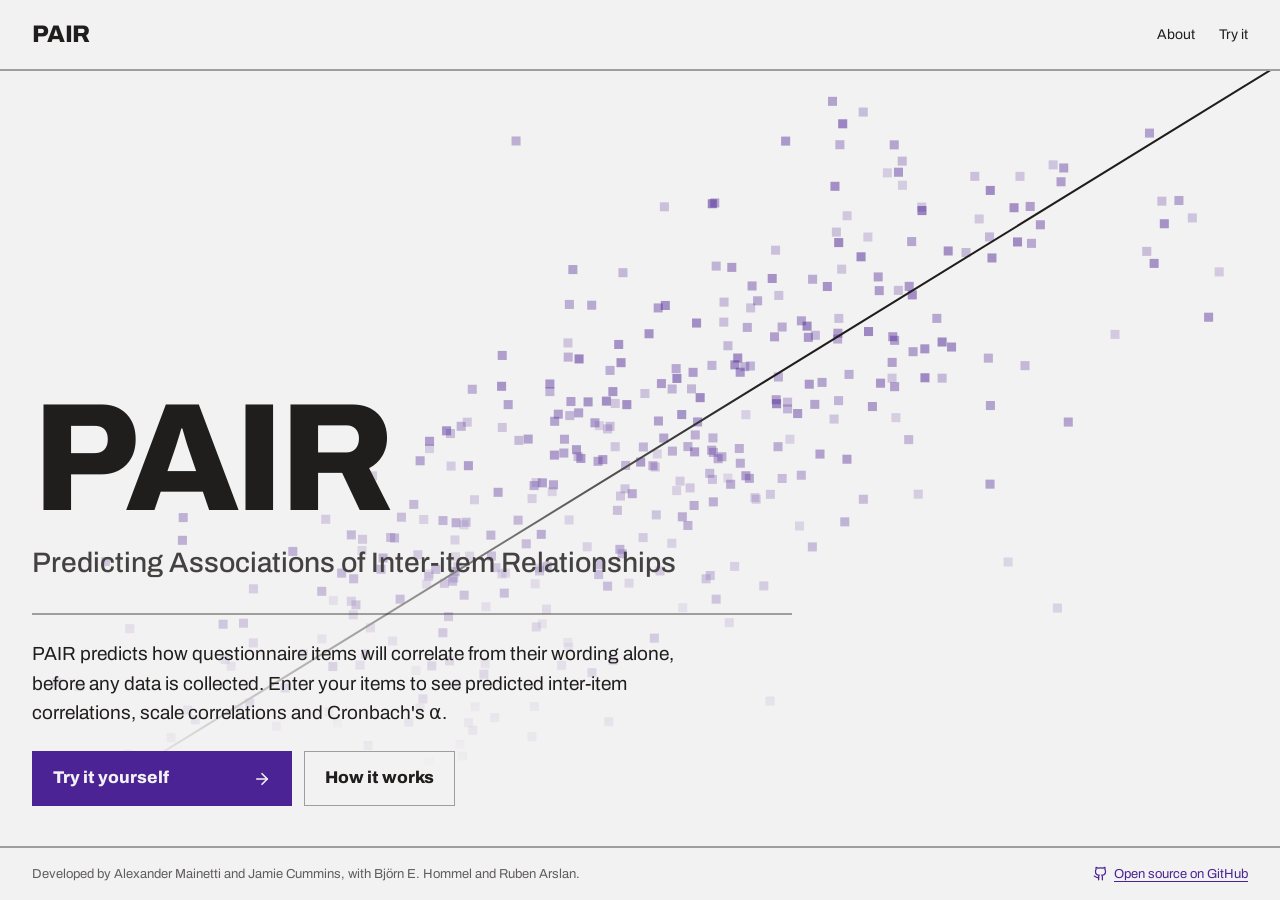
<file: frontend/index.html>
<!DOCTYPE html>
<html lang="en">
<head>
<meta charset="utf-8">
<meta name="viewport" content="width=device-width, initial-scale=1">
<title>PAIR</title>
<meta name="description" content="PAIR predicts how questionnaire items will correlate from their wording alone.">
<link rel="icon" type="image/svg+xml" href="favicon.svg">
<link rel="stylesheet" href="css/modernist.css">
<link rel="stylesheet" href="css/pair.css">
</head>
<body>
<div class="page">
  <header class="nav site-nav">
    <a href="./" class="nav-brand">PAIR</a>
    <span class="spacer"></span>
    <a href="about.html">About</a>
    <a href="inter-item.html">Try it</a>
  </header>

  <main class="home-main">
    <div class="home-scatter" aria-hidden="true">
      <svg id="scatter" viewBox="0 0 1000 600" preserveAspectRatio="xMidYMid slice"></svg>
    </div>
    <div class="home-content">
      <div class="home-title">
        <h1>PAIR</h1>
        <span class="home-subtitle">Predicting Associations of Inter-item Relationships</span>
      </div>
      <div class="home-intro">
        <p>PAIR predicts how questionnaire items will correlate from their wording alone, before any data is collected. Enter your items to see predicted inter-item correlations, scale correlations and Cronbach's α.</p>
        <div class="cta-row">
          <a href="inter-item.html" class="btn btn-primary btn-cta"><span>Try it yourself</span><svg width="18" height="18" viewBox="0 0 24 24" fill="none" stroke="currentColor" stroke-width="2.2" stroke-linecap="round" stroke-linejoin="round" aria-hidden="true"><path d="M5 12h14"/><path d="m12 5 7 7-7 7"/></svg></a>
          <a href="about.html" class="btn btn-secondary btn-cta">How it works</a>
        </div>
      </div>
    </div>
  </main>

  <footer class="site-footer">
    <span>Developed by Alexander Mainetti and Jamie Cummins, with Björn E. Hommel and Ruben Arslan.</span>
    <a href="https://github.com/lxmainetti/PAIR" class="icon-link"><svg width="15" height="15" viewBox="0 0 24 24" fill="none" stroke="currentColor" stroke-width="2" stroke-linecap="round" stroke-linejoin="round" aria-hidden="true"><path d="M15 22v-4a4.8 4.8 0 0 0-1-3.5c3 0 6-2 6-5.5.08-1.25-.27-2.48-1-3.5.28-1.15.28-2.35 0-3.5 0 0-1 0-3 1.5-2.64-.5-5.36-.5-8 0C6 2 5 2 5 2c-.3 1.15-.3 2.35 0 3.5A5.403 5.403 0 0 0 4 9c0 3.5 3 5.5 6 5.5-.39.49-.68 1.05-.85 1.65-.17.6-.22 1.23-.15 1.85v4"/><path d="M9 18c-4.51 2-5-2-7-2"/></svg>Open source on GitHub</a>
  </footer>
</div>

<script>
/* Background: ~400 points from a bivariate normal with r = .78 (deterministic seed) plus its regression line. */
(() => {
  const svg = document.getElementById('scatter');
  const NS = 'http://www.w3.org/2000/svg';
  const R = 0.78;
  let seed = 7;
  const rnd = () => { seed = (seed * 16807) % 2147483647; return seed / 2147483647; };
  const gauss = () => Math.sqrt(-2 * Math.log(rnd() || 1e-9)) * Math.cos(2 * Math.PI * rnd());
  const frag = document.createDocumentFragment();
  for (let k = 0; k < 420; k++) {
    const a = gauss(), b = R * a + Math.sqrt(1 - R * R) * gauss();
    const x = 500 + a * 190, y = 300 - b * 150;
    if (x < 0 || x > 1000 || y < 0 || y > 600) continue;
    const rect = document.createElementNS(NS, 'rect');
    rect.setAttribute('x', x.toFixed(1));
    rect.setAttribute('y', y.toFixed(1));
    rect.setAttribute('width', 7);
    rect.setAttribute('height', 7);
    rect.setAttribute('fill', 'var(--color-accent)');
    rect.setAttribute('fill-opacity', (0.18 + rnd() * 0.35).toFixed(2));
    frag.append(rect);
  }
  const slope = R * 150 / 190;
  const line = document.createElementNS(NS, 'line');
  Object.entries({ x1: 0, y1: 300 + 500 * slope, x2: 1000, y2: 300 - 500 * slope,
    stroke: 'var(--color-text)', 'stroke-width': 2, 'vector-effect': 'non-scaling-stroke' })
    .forEach(([k, v]) => line.setAttribute(k, v));
  frag.append(line);
  svg.append(frag);
})();
</script>
</body>
</html>
</file>
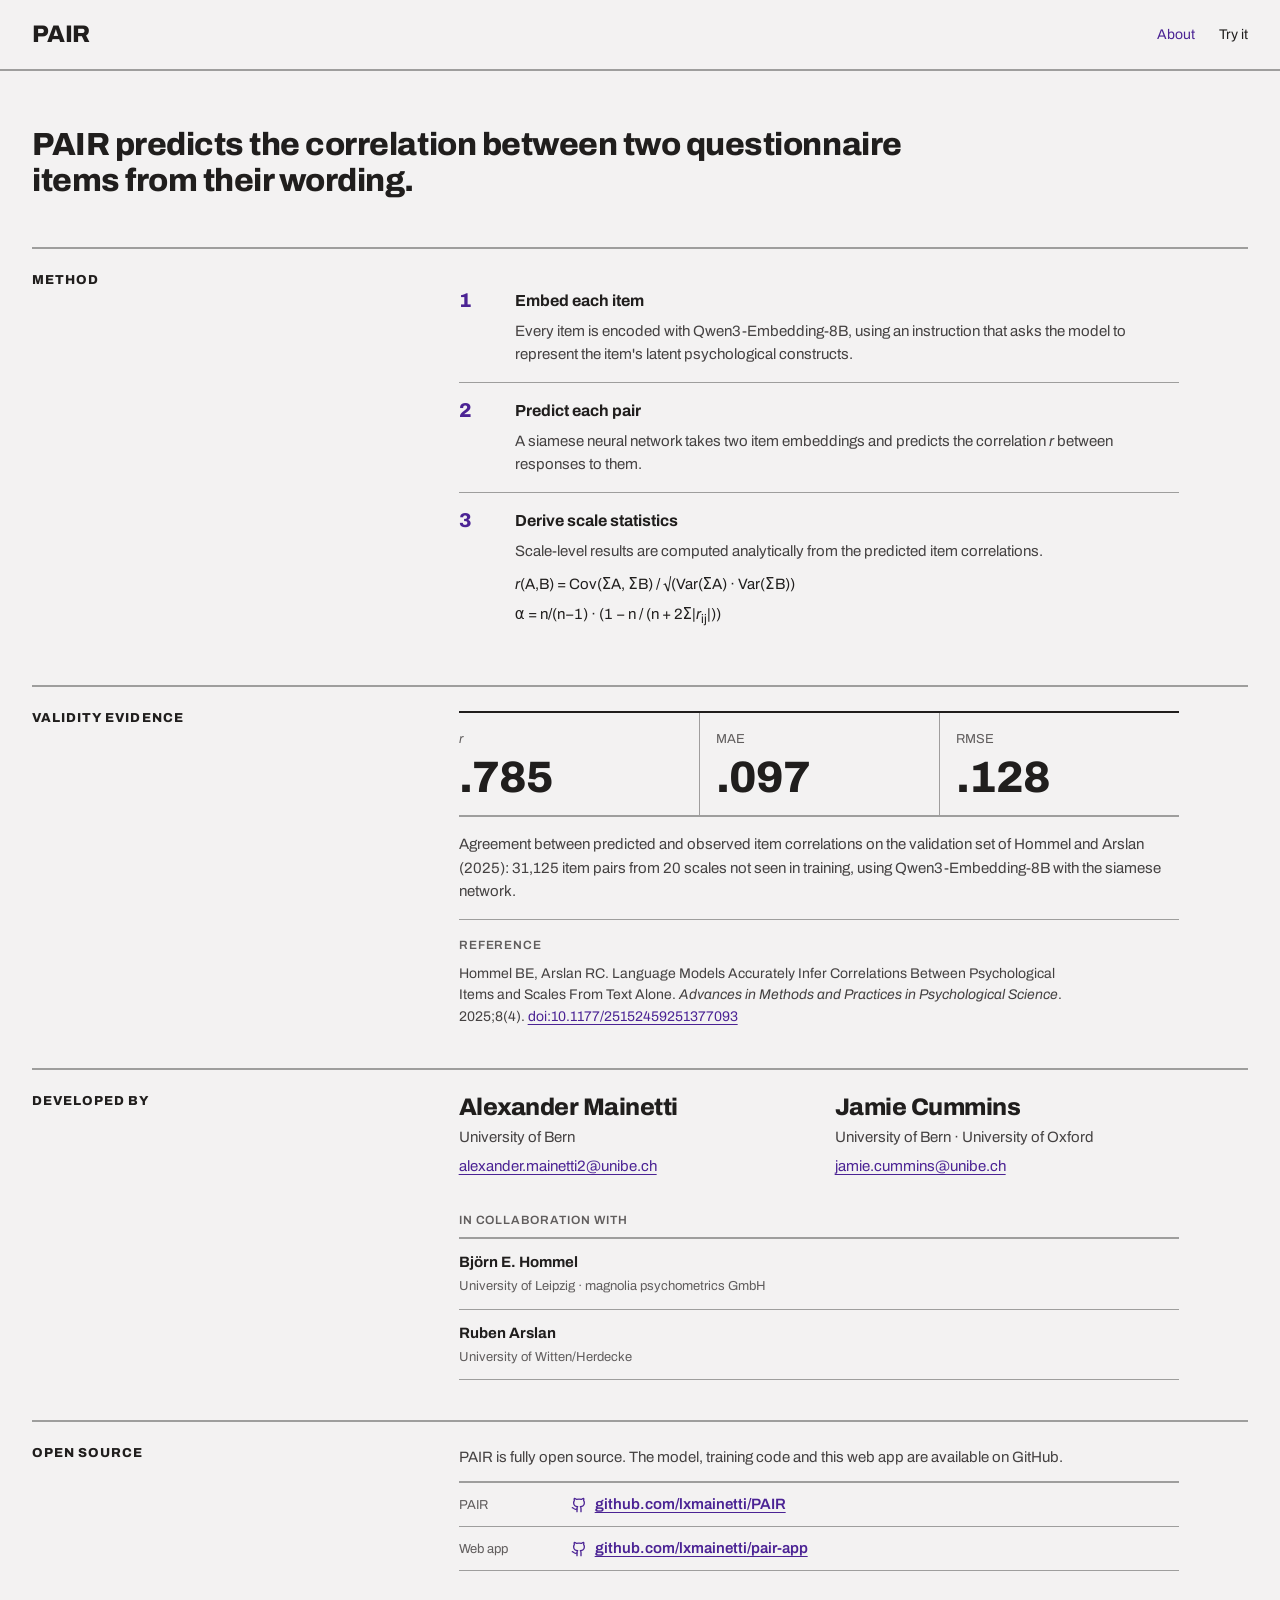
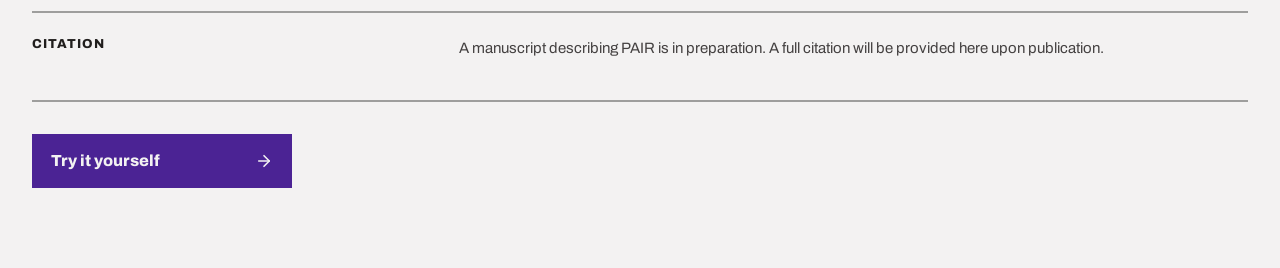
<file: frontend/about.html>
<!DOCTYPE html>
<html lang="en">
<head>
<meta charset="utf-8">
<meta name="viewport" content="width=device-width, initial-scale=1">
<title>About · PAIR</title>
<link rel="icon" type="image/svg+xml" href="favicon.svg">
<link rel="stylesheet" href="css/modernist.css">
<link rel="stylesheet" href="css/pair.css">
</head>
<body>
<div class="page">
  <header class="nav site-nav">
    <a href="./" class="nav-brand">PAIR</a>
    <span class="spacer"></span>
    <a href="about.html" aria-current="page">About</a>
    <a href="inter-item.html">Try it</a>
  </header>

  <main class="about-main">
    <h2>PAIR predicts the correlation between two questionnaire items from their wording.</h2>

    <section class="about-section">
      <h6>Method</h6>
      <div class="steps">
        <div class="step">
          <span class="step-num">1</span>
          <div class="step-body"><b>Embed each item</b><p>Every item is encoded with Qwen3-Embedding-8B, using an instruction that asks the model to represent the item's latent psychological constructs.</p></div>
        </div>
        <div class="step">
          <span class="step-num">2</span>
          <div class="step-body"><b>Predict each pair</b><p>A siamese neural network takes two item embeddings and predicts the correlation <i>r</i> between responses to them.</p></div>
        </div>
        <div class="step">
          <span class="step-num">3</span>
          <div class="step-body"><b>Derive scale statistics</b><p>Scale-level results are computed analytically from the predicted item correlations.</p>
            <div class="formulas">
              <span><i>r</i>(A,B) = Cov(ΣA, ΣB) / √(Var(ΣA) · Var(ΣB))</span>
              <span>α = n/(n−1) · (1 − n / (n + 2Σ|<i>r</i><sub>ij</sub>|))</span>
            </div>
          </div>
        </div>
      </div>
    </section>

    <section class="about-section">
      <h6>Validity evidence</h6>
      <div class="about-body">
        <div class="stat-row">
          <div class="stat"><span class="stat-label"><i>r</i></span><span class="stat-value">.785</span></div>
          <div class="stat"><span class="stat-label">MAE</span><span class="stat-value">.097</span></div>
          <div class="stat"><span class="stat-label">RMSE</span><span class="stat-value">.128</span></div>
        </div>
        <p>Agreement between predicted and observed item correlations on the validation set of Hommel and Arslan (2025): 31,125 item pairs from 20 scales not seen in training, using Qwen3-Embedding-8B with the siamese network.</p>
        <div class="reference">
          <span class="eyebrow">Reference</span>
          <p>Hommel BE, Arslan RC. Language Models Accurately Infer Correlations Between Psychological Items and Scales From Text Alone. <i>Advances in Methods and Practices in Psychological Science</i>. 2025;8(4). <a href="https://doi.org/10.1177/25152459251377093">doi:10.1177/25152459251377093</a></p>
        </div>
      </div>
    </section>

    <section class="about-section">
      <h6>Developed by</h6>
      <div class="about-body" style="gap:32px">
        <div class="leads">
          <div class="person-lead">
            <strong>Alexander Mainetti</strong>
            <span>University of Bern</span>
            <a href="mailto:alexander.mainetti2@unibe.ch">alexander.mainetti2@unibe.ch</a>
          </div>
          <div class="person-lead">
            <strong>Jamie Cummins</strong>
            <span>University of Bern · University of Oxford</span>
            <a href="mailto:jamie.cummins@unibe.ch">jamie.cummins@unibe.ch</a>
          </div>
        </div>
        <div class="collab">
          <span class="eyebrow">In collaboration with</span>
          <div class="person"><b>Björn E. Hommel</b><span>University of Leipzig · magnolia psychometrics GmbH</span></div>
          <div class="person"><b>Ruben Arslan</b><span>University of Witten/Herdecke</span></div>
        </div>
      </div>
    </section>

    <section class="about-section">
      <h6>Open source</h6>
      <div class="about-body" style="gap:12px">
        <p>PAIR is fully open source. The model, training code and this web app are available on GitHub.</p>
        <div class="repos">
          <div class="repo">
            <span>PAIR</span>
            <a href="https://github.com/lxmainetti/PAIR" class="github-link"><svg width="16" height="16" viewBox="0 0 24 24" fill="none" stroke="currentColor" stroke-width="2" stroke-linecap="round" stroke-linejoin="round" aria-hidden="true"><path d="M15 22v-4a4.8 4.8 0 0 0-1-3.5c3 0 6-2 6-5.5.08-1.25-.27-2.48-1-3.5.28-1.15.28-2.35 0-3.5 0 0-1 0-3 1.5-2.64-.5-5.36-.5-8 0C6 2 5 2 5 2c-.3 1.15-.3 2.35 0 3.5A5.403 5.403 0 0 0 4 9c0 3.5 3 5.5 6 5.5-.39.49-.68 1.05-.85 1.65-.17.6-.22 1.23-.15 1.85v4"/><path d="M9 18c-4.51 2-5-2-7-2"/></svg>github.com/lxmainetti/PAIR</a>
          </div>
          <div class="repo">
            <span>Web app</span>
            <a href="https://github.com/lxmainetti/pair-app" class="github-link"><svg width="16" height="16" viewBox="0 0 24 24" fill="none" stroke="currentColor" stroke-width="2" stroke-linecap="round" stroke-linejoin="round" aria-hidden="true"><path d="M15 22v-4a4.8 4.8 0 0 0-1-3.5c3 0 6-2 6-5.5.08-1.25-.27-2.48-1-3.5.28-1.15.28-2.35 0-3.5 0 0-1 0-3 1.5-2.64-.5-5.36-.5-8 0C6 2 5 2 5 2c-.3 1.15-.3 2.35 0 3.5A5.403 5.403 0 0 0 4 9c0 3.5 3 5.5 6 5.5-.39.49-.68 1.05-.85 1.65-.17.6-.22 1.23-.15 1.85v4"/><path d="M9 18c-4.51 2-5-2-7-2"/></svg>github.com/lxmainetti/pair-app</a>
          </div>
        </div>
      </div>
    </section>

    <section class="about-section">
      <h6>Citation</h6>
      <div class="about-body">
        <p>A manuscript describing PAIR is in preparation. A full citation will be provided here upon publication.</p>
      </div>
    </section>

    <div class="about-cta">
      <a href="inter-item.html" class="btn btn-primary btn-cta"><span>Try it yourself</span><svg width="18" height="18" viewBox="0 0 24 24" fill="none" stroke="currentColor" stroke-width="2.2" stroke-linecap="round" stroke-linejoin="round" aria-hidden="true"><path d="M5 12h14"/><path d="m12 5 7 7-7 7"/></svg></a>
    </div>
  </main>
</div>
</body>
</html>
</file>
<file: frontend/css/modernist.css>
/* Modernist — design-system tokens and component classes. This file is the source of truth for the system's look; retune it here and see readme.md. */
@import url('https://fonts.googleapis.com/css2?family=Archivo:wght@400;500;600;800&display=swap');

:root {
  --color-bg: #f3f2f2;
  --color-surface: #eae9e9;
  --color-text: #201e1d;
  --color-accent: #ec3013;
  --color-accent-2: #e15b47;
  --color-divider: color-mix(in srgb, #201e1d 40%, transparent);

  /* Tonal ramps — generated in OKLCH on one shared lightness scale, so the
     same step of any role matches the others in visual value. */
  --color-neutral-100: #f8f4f4;
  --color-neutral-200: #eae7e7;
  --color-neutral-300: #d7d3d3;
  --color-neutral-400: #bab6b6;
  --color-neutral-500: #9b9797;
  --color-neutral-600: #7d7979;
  --color-neutral-700: #605d5d;
  --color-neutral-800: #444141;
  --color-neutral-900: #2d2b2b;

  --color-accent-100: #fff2ef;
  --color-accent-200: #ffe0d9;
  --color-accent-300: #ffc4b8;
  --color-accent-400: #ff9783;
  --color-accent-500: #ff563c;
  --color-accent-600: #dd2b0f;
  --color-accent-700: #ae1800;
  --color-accent-800: #7c1405;
  --color-accent-900: #4d170e;

  --color-accent-2-100: #fff2ef;
  --color-accent-2-200: #ffe0da;
  --color-accent-2-300: #ffc4b9;
  --color-accent-2-400: #ff9784;
  --color-accent-2-500: #ef6853;
  --color-accent-2-600: #c94b39;
  --color-accent-2-700: #9e3526;
  --color-accent-2-800: #71261b;
  --color-accent-2-900: #471d16;

  --font-heading: "Archivo", system-ui, sans-serif;
  --font-heading-weight: 800;
  --font-body: "Archivo", system-ui, sans-serif;

  --space-1: 4.0px;
  --space-2: 8.0px;
  --space-3: 12.0px;
  --space-4: 16.0px;
  --space-6: 24.0px;
  --space-8: 32.0px;

  --radius-sm: 0px;
  --radius-md: 0px;
  --radius-lg: 0px;

  /* Elevation — derived from the ground: soft ink-tinted shadows on a
     light theme, a hairline edge + ambient darkness on a dark one. */
  --shadow-sm: 0 1px 2px color-mix(in srgb, #2d2b2b 14%, transparent);
  --shadow-md: 0 3px 10px color-mix(in srgb, #2d2b2b 16%, transparent);
  --shadow-lg: 0 12px 32px color-mix(in srgb, #2d2b2b 22%, transparent);
}

body {
  background: var(--color-bg);
  color: var(--color-text);
  font-family: var(--font-body);
}
h1, h2, h3, h4 { font-family: var(--font-heading); font-weight: var(--font-heading-weight); }

.grayscale{filter:grayscale(1) contrast(1.08)}

/* ══════════════════════════════════════════════════════════════════════════
   Components — built with the tokens above. Plain CSS
   on plain HTML: no JavaScript, no build step. Each class is documented in
   readme.md and demonstrated in foundations/ and components/.
   ══════════════════════════════════════════════════════════════════════ */

*, *::before, *::after { box-sizing: border-box; }
body { margin: 0; font-size: 15px; line-height: 1.55; font-weight: 400; }
h1, h2, h3, h4, h5, h6 {
  font-family: var(--font-heading); font-weight: var(--font-heading-weight);
  line-height: 1.12; letter-spacing: -0.015em; margin: 0 0 var(--space-2);
}
h1 { font-size: 42px; }
h2 { font-size: 32px; }
h3 { font-size: 25px; }
h4 { font-size: 20px; }
h5 { font-size: 16px; }
h6 { font-size: 13px; }
h6 { letter-spacing: 0.08em; text-transform: uppercase; }
p { margin: 0 0 var(--space-3); }
a { color: var(--color-accent); text-underline-offset: 3px; }
img { display: block; max-width: 100%; }
figure { margin: 0; }
figcaption {
  font-size: 11px; margin-top: var(--space-1);
  color: color-mix(in srgb, var(--color-text) 55%, transparent);
}
.text-muted { color: color-mix(in srgb, var(--color-text) 55%, transparent); }
:focus { outline: none; }
:focus-visible { outline: 2px solid var(--color-accent); outline-offset: 2px; }
::selection { background: color-mix(in srgb, var(--color-accent) 30%, transparent); }

/* — rules — */
.hr {
  height: 2px; border: 0; margin: var(--space-4) 0;
  background: var(--color-divider);
}

/* — buttons — */
.btn {
  display: inline-flex; align-items: center; justify-content: center; gap: 6px;
  cursor: pointer; text-decoration: none;
  font-family: var(--font-heading); font-weight: var(--font-heading-weight);
  font-size: 14px; line-height: 1.2; color: var(--color-text); /* matches the .input's 14px —
     the pair sits side by side in sign-up rows */
  background: transparent; border: 1px solid transparent;
  padding: var(--space-2) calc(var(--space-3) * 1.2);
  border-radius: var(--radius-md);
}
.btn svg { display: block; }
.btn:disabled { opacity: 0.45; cursor: not-allowed; }
.btn-primary { background: var(--color-accent); color: var(--color-bg); }
.btn-primary:hover { background: var(--color-accent-600); }
.btn-primary:active { background: var(--color-accent-700); }
.btn-secondary { border-color: var(--color-divider); }
.btn-secondary:hover { background: color-mix(in srgb, var(--color-text) 7%, transparent); }
.btn-secondary:active { background: color-mix(in srgb, var(--color-text) 14%, transparent); }
.btn-ghost { color: var(--color-accent); padding-inline: var(--space-1); }
.btn-ghost:hover { background: color-mix(in srgb, var(--color-accent) 10%, transparent); }
.btn-ghost:active { background: color-mix(in srgb, var(--color-accent) 18%, transparent); }
.btn-icon { width: 36px; height: 36px; padding: 0; }
.btn-block { width: 100%; margin-top: var(--space-2); justify-content: flex-start; text-align: left; }

/* — forms — */
.field > label {
  display: block; font-size: 12px; margin-bottom: 5px;
  color: color-mix(in srgb, var(--color-text) 70%, transparent);
}
.input {
  width: 100%; min-height: 36px; padding: 6px 10px; font: inherit;
  font-size: 14px; color: var(--color-text); caret-color: var(--color-accent);
  background: var(--color-surface);
  border: 1px solid var(--color-divider); border-radius: var(--radius-md);
}
.input:hover { border-color: color-mix(in srgb, var(--color-text) 45%, transparent); }
.input:focus-visible { border-color: var(--color-accent); outline-offset: 0; }
textarea.input { min-height: 90px; resize: vertical; }
.radio { display: inline-flex; align-items: center; gap: 8px; cursor: pointer; font-size: 14px; }
.radio input, .seg-opt input {
  position: absolute; opacity: 0; width: 0; height: 0; pointer-events: none;
}
.radio .dot {
  width: 16px; height: 16px; flex: none; border-radius: 50%;
  border: 1.5px solid var(--color-divider);
}
.radio:hover .dot { border-color: var(--color-accent); }
.radio input:checked + .dot {
  border-color: var(--color-accent); background: var(--color-accent);
  box-shadow: inset 0 0 0 4px var(--color-bg);
}
.radio input:focus-visible + .dot { outline: 2px solid var(--color-accent); outline-offset: 2px; }
.seg {
  display: inline-flex; overflow: hidden;
  border: 1px solid var(--color-divider); border-radius: var(--radius-md);
}
.seg-opt {
  display: inline-flex; align-items: center; gap: 6px;
  padding: 7px 12px; font-size: 13px; cursor: pointer;
}
.seg-opt + .seg-opt { border-left: 1px solid var(--color-divider); }
.seg-opt:has(input:checked) { background: var(--color-accent); color: var(--color-bg); }
.seg-opt:not(:has(input:checked)):hover { background: color-mix(in srgb, var(--color-text) 7%, transparent); }
.seg-opt:has(input:focus-visible) { outline: 2px solid var(--color-accent); outline-offset: -2px; }

/* — cards — */
.card {
  display: flex; flex-direction: column; gap: var(--space-2);
  padding: var(--space-3); border-radius: var(--radius-md); background: var(--color-surface);
}
.card-kicker { font-size: 10px; letter-spacing: 0.1em; text-transform: uppercase; color: var(--color-accent); }
.card-title {
  font-family: var(--font-heading); font-weight: var(--font-heading-weight);
  font-size: 17px; line-height: 1.2;
}
.card-body { margin: 0; font-size: 13px; opacity: 0.8; flex: 1; }
.card-meta {
  display: flex; align-items: center; gap: 6px; font-size: 11px;
  color: color-mix(in srgb, var(--color-text) 50%, transparent);
}
.elev-sm { box-shadow: var(--shadow-sm); }
.elev-md { box-shadow: var(--shadow-md); }
.elev-lg { box-shadow: var(--shadow-lg); }

/* — tags — */
.tag {
  display: inline-flex; align-items: center; font-size: 11px;
  letter-spacing: 0.02em; padding: 3px 10px;
  border-radius: calc(var(--radius-md) * 0.75);
}
.tag-accent { background: var(--color-accent-100); color: var(--color-accent-800); }
.tag-accent-2 { background: var(--color-accent-2-100); color: var(--color-accent-2-800); }
.tag-neutral { background: var(--color-neutral-100); color: var(--color-neutral-800); }
.tag-outline { border: 1px solid var(--color-accent); color: var(--color-accent); }

/* — navigation — */
.nav {
  display: flex; align-items: center; gap: var(--space-4);
  padding: var(--space-3) var(--space-4);
  border-bottom: 2px solid var(--color-divider);
}
.nav-brand {
  font-family: var(--font-heading); font-weight: var(--font-heading-weight);
  font-size: 18px; margin-right: auto;
}
.nav a { color: inherit; text-decoration: none; font-size: 14px; }
.nav a:hover, .nav a[aria-current='page'] { color: var(--color-accent); }

/* — tables — */
.table { width: 100%; border-collapse: collapse; font-size: 14px; }
.table th {
  text-align: left; font-size: 11px; letter-spacing: 0.08em; text-transform: uppercase;
  color: color-mix(in srgb, var(--color-text) 60%, transparent);
  padding: var(--space-2); border-bottom: 2px solid var(--color-divider);
}
.table td {
  padding: var(--space-2);
  border-bottom: 1px solid var(--color-divider);
}
.table tbody tr:hover { background: color-mix(in srgb, var(--color-text) 4%, transparent); }

/* — dialog — */
.dialog-backdrop {
  position: fixed; inset: 0; display: grid; place-items: center;
  padding: var(--space-4);
  background: color-mix(in srgb, var(--color-neutral-900) 50%, transparent);
}
.dialog {
  width: min(440px, 100%); display: flex; flex-direction: column; gap: var(--space-3);
  padding: var(--space-4); border-radius: var(--radius-lg);
  background: var(--color-surface); box-shadow: var(--shadow-lg);
}
.dialog-title {
  font-family: var(--font-heading); font-weight: var(--font-heading-weight);
  font-size: 20px;
}
.dialog-body { font-size: 14px; opacity: 0.85; }
.dialog-actions { display: flex; justify-content: flex-end; gap: var(--space-2); margin-top: var(--space-2); }
</file>
<file: frontend/css/pair.css>
/* PAIR — app styles on top of modernist.css (purple accent override + screen components). */

:root {
  --color-accent: #4b2394;
  --color-accent-100: #f5f1fb;
  --color-accent-200: #e9e0f6;
  --color-accent-300: #d4c3ee;
  --color-accent-400: #b195de;
  --color-accent-500: #7d4fc4;
  --color-accent-600: #3d1b7c;
  --color-accent-700: #331669;
  --color-accent-800: #251050;
  --color-accent-900: #180a35;
  --color-accent-2: #4b2394;

  /* Heatmap: Purple & coral */
  --heat-pos: #4b2394;
  --heat-pos-txt: #4b2394;
  --heat-neg: oklch(0.7 0.13 30);
  --heat-neg-txt: oklch(0.52 0.13 30);

  --label-w: 260px;
}

body { margin: 0; background: var(--color-bg); }
a { color: var(--color-accent); }
a:hover { color: var(--color-accent-600); }
a.btn { text-decoration: none; }
a.btn-primary, a.btn-primary:hover, a.btn-primary:active { color: var(--color-bg); }
a.btn-secondary, a.btn-secondary:hover { color: var(--color-text); }
button { font-family: inherit; }
.nowrap-case { text-transform: none; }

.page {
  min-height: 100vh; display: flex; flex-direction: column;
  background: var(--color-bg); color: var(--color-text); font-family: var(--font-body);
}
.spacer { flex: 1; }

/* ── Header ─────────────────────────────────────────────────────────────── */
.site-nav { padding: 16px 32px; gap: 24px; flex-wrap: wrap; }
.site-nav.is-app { gap: 16px; }
.site-nav .nav-brand {
  margin-right: 0; font-size: 24px; letter-spacing: -0.03em; color: var(--color-text);
}
.site-nav .nav-brand:hover { color: var(--color-accent); }
.mock-badge { font-weight: 600; letter-spacing: 0.1em; }
.mock-badge[hidden] { display: none; }

.tabs {
  display: flex; gap: 40px; padding: 0 32px;
  border-bottom: 2px solid var(--color-divider);
}
.tabs a {
  display: flex; padding: 14px 0 11px; margin-bottom: -2px;
  border-bottom: 4px solid transparent;
  font-weight: 600; font-size: 14px; color: var(--color-neutral-700);
  text-decoration: none; white-space: nowrap;
}
.tabs a:hover { color: var(--color-accent); }
.tabs a[aria-current='page'] {
  border-bottom-color: var(--color-accent); font-weight: 800; color: var(--color-text);
}

/* ── Home ───────────────────────────────────────────────────────────────── */
.home-main {
  flex: 1; position: relative; overflow: hidden; min-height: 0;
  display: flex; flex-direction: column; justify-content: flex-end;
  padding: 48px 32px 40px;
}
.home-scatter {
  position: absolute; inset: 0; pointer-events: none;
  -webkit-mask-image: linear-gradient(to top, transparent 8%, #000 60%);
  mask-image: linear-gradient(to top, transparent 8%, #000 60%);
}
.home-scatter svg { width: 100%; height: 100%; display: block; }
.home-content { position: relative; max-width: 760px; display: flex; flex-direction: column; gap: 32px; }
.home-title { display: flex; flex-direction: column; gap: 16px; }
.home-title h1 {
  margin: 0; font: 800 clamp(88px, 12vw, 176px)/0.9 var(--font-heading); letter-spacing: -0.04em;
}
.home-subtitle {
  font: 500 clamp(20px, 2.2vw, 30px)/1.3 var(--font-heading); color: var(--color-neutral-800);
}
.home-intro {
  display: flex; flex-direction: column; gap: 24px;
  padding-top: 24px; border-top: 2px solid var(--color-divider);
}
.home-intro p { margin: 0; font-size: 19px; line-height: 1.55; max-width: 660px; text-wrap: pretty; }
.cta-row { display: flex; align-items: flex-start; gap: 12px; flex-wrap: wrap; }
.btn-cta { padding: 16px 20px; font-size: 17px; }
.btn-cta.btn-primary { min-width: 260px; }
.btn-cta.btn-primary > span { flex: 1; text-align: left; }

.site-footer {
  display: flex; flex-wrap: wrap; align-items: center; gap: 16px 32px;
  padding: 16px 32px; border-top: 2px solid var(--color-divider);
  font-size: 13px; color: var(--color-neutral-700);
}
.site-footer > span { flex: 1; min-width: 280px; }
.icon-link { display: flex; align-items: center; gap: 6px; flex: none; }

/* ── About ──────────────────────────────────────────────────────────────── */
.about-main { padding: 56px 32px 80px; display: flex; flex-direction: column; }
.about-main > h2 { margin: 0 0 48px; max-width: 900px; text-wrap: pretty; }
.about-section {
  display: grid; grid-template-columns: minmax(0, 1fr) minmax(0, 2fr); gap: 32px;
  padding: 24px 0 40px; border-top: 2px solid var(--color-divider);
}
.about-section > h6 { margin: 0; }
.about-body { display: flex; flex-direction: column; gap: 16px; max-width: 720px; }
.about-body p, .step p { margin: 0; font-size: 15px; line-height: 1.55; color: var(--color-neutral-800); }
.steps { display: flex; flex-direction: column; max-width: 720px; }
.step {
  display: grid; grid-template-columns: 40px minmax(0, 1fr); gap: 16px;
  padding: 16px 0; border-bottom: 1px solid var(--color-divider);
}
.step:last-child { border-bottom: 0; }
.step-num { font: 800 20px var(--font-heading); color: var(--color-accent); }
.step-body { display: flex; flex-direction: column; gap: 6px; }
.step-body b { font-size: 16px; }
.formulas { display: flex; flex-direction: column; gap: 6px; font-size: 15px; font-variant-numeric: tabular-nums; margin-top: 4px; }
.stat-row {
  display: grid; grid-template-columns: repeat(3, minmax(0, 1fr));
  border-top: 2px solid var(--color-text); border-bottom: 2px solid var(--color-divider);
}
.stat { display: flex; flex-direction: column; gap: 6px; padding: 16px; }
.stat:first-child { padding-left: 0; }
.stat + .stat { border-left: 1px solid var(--color-divider); }
.stat-label { font-size: 13px; color: var(--color-neutral-700); }
.stat-value { font: 800 44px/1 var(--font-heading); letter-spacing: -0.02em; font-variant-numeric: tabular-nums; }
.eyebrow {
  font-size: 12px; font-weight: 600; letter-spacing: 0.08em; text-transform: uppercase;
  color: var(--color-neutral-700);
}
.reference {
  display: flex; flex-direction: column; gap: 8px;
  padding-top: 16px; border-top: 1px solid var(--color-divider);
}
.reference p { font-size: 14px; text-wrap: pretty; }
.leads { display: grid; grid-template-columns: repeat(auto-fit, minmax(240px, 1fr)); gap: 24px 32px; }
.person-lead { display: flex; flex-direction: column; gap: 6px; }
.person-lead strong { font: 800 24px/1.1 var(--font-heading); letter-spacing: -0.02em; }
.person-lead span { font-size: 15px; color: var(--color-neutral-800); }
.person-lead a { font-size: 15px; align-self: flex-start; }
.collab > .eyebrow { padding-bottom: 8px; border-bottom: 2px solid var(--color-divider); }
.collab { display: flex; flex-direction: column; }
.person {
  display: flex; flex-direction: column; gap: 2px;
  padding: 12px 0; border-bottom: 1px solid var(--color-divider);
}
.person b { font-size: 15px; }
.person span { font-size: 13px; color: var(--color-neutral-700); }
.github-link { display: flex; align-items: center; gap: 8px; font-size: 15px; font-weight: 600; align-self: flex-start; }
.repos { display: flex; flex-direction: column; border-top: 2px solid var(--color-divider); }
.repo {
  display: grid; grid-template-columns: 96px minmax(0, 1fr); align-items: center; gap: 16px;
  min-height: 44px; border-bottom: 1px solid var(--color-divider);
}
.repo > span { font-size: 13px; color: var(--color-neutral-700); }
.repo .github-link { align-self: center; min-width: 0; overflow-wrap: anywhere; }
.about-cta { padding-top: 32px; border-top: 2px solid var(--color-divider); }
.about-cta .btn-cta { padding: 16px 18px; font-size: 16px; }

/* ── Analysis shell ─────────────────────────────────────────────────────── */
.workspace { flex: 1; display: grid; grid-template-columns: 380px minmax(0, 1fr); }
.inputs {
  border-right: 2px solid var(--color-divider); padding: 24px 32px;
  display: flex; flex-direction: column; gap: 16px;
}
.inputs.is-scales { gap: 20px; }
.scale-group { display: flex; flex-direction: column; gap: 8px; }
.list-head { display: flex; align-items: baseline; justify-content: space-between; }
.list-head h6 { margin: 0; }
.count { font-size: 12px; color: var(--color-neutral-700); }
.item-editor { display: flex; flex-direction: column; gap: 8px; }
.item-editor .btn-ghost { align-self: flex-start; }
.item-list { border-top: 2px solid var(--color-divider); }
.item-row {
  display: grid; grid-template-columns: 28px minmax(0, 1fr) 28px; align-items: center; gap: 6px;
  min-height: 44px; border-bottom: 1px solid var(--color-divider);
}
.item-row:focus-within { border-bottom-color: var(--color-accent); box-shadow: 0 1px 0 var(--color-accent); }
.item-num {
  font-size: 12px; font-weight: 600; font-variant-numeric: tabular-nums; color: var(--color-neutral-600);
}
.item-input {
  min-width: 0; border: 0; background: transparent; font: inherit; font-size: 14px;
  color: var(--color-text); caret-color: var(--color-accent); padding: 10px 0;
}
.item-input::placeholder { color: var(--color-neutral-500); }
.item-input:focus-visible { outline: none; }
.item-remove.btn-icon { width: 28px; height: 28px; color: var(--color-neutral-600); }
.item-remove.btn-icon:hover { color: var(--color-accent-700); background: var(--color-accent-100); }
.item-remove.btn-icon:active { background: var(--color-accent-200); }
.run-btn.btn-block { padding: 13px 16px; font-size: 15px; }
.run-btn > span { flex: 1; }
.status { font-size: 13px; min-height: 20px; color: var(--color-neutral-800); }
.status.is-muted { color: var(--color-neutral-700); }
.status.is-error { color: var(--color-accent-700); }
.disclaimer {
  margin: 0; padding-top: 12px; border-top: 1px solid var(--color-divider);
  font-size: 12px; line-height: 1.45; color: var(--color-neutral-700);
}

.results { padding: 24px 32px 48px; min-width: 0; display: flex; flex-direction: column; gap: 24px; }
.results-head {
  display: flex; flex-wrap: wrap; align-items: center; gap: 16px;
  padding-bottom: 12px; border-bottom: 2px solid var(--color-divider);
}
.results-head h6 { margin: 0; }
.results-head .btn-secondary { white-space: nowrap; flex: none; }
.results-body { display: flex; flex-direction: column; gap: 24px; min-width: 0; }

.seg-switch { display: flex; flex: none; border: 2px solid var(--color-divider); }
.seg-switch[hidden] { display: none; }
.seg-switch button {
  padding: 8px 14px; border: 0; cursor: pointer; white-space: nowrap;
  font: 600 13px var(--font-body); background: transparent; color: var(--color-text);
}
.seg-switch button + button { border-left: 2px solid var(--color-divider); }
.seg-switch button[aria-pressed='true'] { background: var(--color-text); color: var(--color-bg); }
.seg-switch button[aria-pressed='false']:hover { background: var(--color-accent-100); color: var(--color-accent-700); }
.seg-switch button:focus-visible { outline-offset: -2px; }

/* ── States ─────────────────────────────────────────────────────────────── */
.state-empty { padding: 72px 0; display: flex; flex-direction: column; gap: 8px; max-width: 520px; }
.state-empty h3, .state-loading h3 { margin: 0; }
.state-empty p { margin: 0; font-size: 14px; color: var(--color-neutral-700); }
.state-loading { display: flex; flex-direction: column; gap: 16px; padding-top: 24px; max-width: 560px; }
.state-loading > span { font-size: 13px; color: var(--color-neutral-700); }
.progress { position: relative; height: 4px; background: var(--color-neutral-300); overflow: hidden; }
.progress > span {
  position: absolute; top: 0; left: 0; height: 4px; width: 40%;
  background: var(--color-accent); animation: progress-slide 1.4s ease-in-out infinite;
}
@keyframes progress-slide { from { transform: translateX(-100%); } to { transform: translateX(250%); } }
@media (prefers-reduced-motion: reduce) {
  .progress > span { animation: none; width: 100%; opacity: 0.6; }
}
.state-error {
  border-top: 4px solid var(--color-accent); background: var(--color-surface);
  padding: 20px 24px; display: flex; flex-direction: column; gap: 8px; max-width: 640px;
}
.state-error h4 { margin: 0; }
.state-error p { margin: 0; font-size: 14px; color: var(--color-neutral-800); }
.state-error .btn { align-self: flex-start; margin-top: 8px; }
.error-code {
  font-size: 11px; font-weight: 600; letter-spacing: 0.1em; text-transform: uppercase;
  color: var(--color-accent-700);
}

/* ── Hero statistic ─────────────────────────────────────────────────────── */
.hero-block { display: flex; flex-direction: column; gap: 8px; }
.hero { display: flex; align-items: baseline; flex-wrap: wrap; gap: 16px; }
.hero-label { font-size: 13px; color: var(--color-neutral-700); }
.hero-value {
  font: 800 56px/1 var(--font-heading); letter-spacing: -0.03em; font-variant-numeric: tabular-nums;
}
.hero-value.pos { color: var(--heat-pos-txt); }
.hero-value.neg { color: var(--heat-neg-txt); }
.hero-interp { font-size: 15px; font-weight: 600; }
.hero-note { font-size: 12px; color: var(--color-neutral-700); }
.scope-tabs { display: flex; gap: 20px; align-self: flex-end; margin-left: auto; }
.scope-tabs button {
  padding: 4px 0; border: 0; border-bottom: 2px solid transparent; background: transparent;
  cursor: pointer; font: 600 13px var(--font-body); color: var(--color-neutral-700); white-space: nowrap;
}
.scope-tabs button:hover { color: var(--color-accent); }
.scope-tabs button[aria-pressed='true'] { border-bottom-color: var(--color-accent); color: var(--color-text); }

/* ── Heatmap ────────────────────────────────────────────────────────────── */
.heatmap { display: flex; flex-direction: column; gap: 12px; min-width: 0; }
.hover-line { font-size: 13px; color: var(--color-neutral-700); min-height: 20px; }
.hm-scroll { overflow-x: auto; }
.hm-grid { display: grid; gap: 2px; width: max-content; }
.hm-corner { font-size: 11px; color: var(--color-neutral-600); padding-bottom: 4px; }
.hm-col { font-size: 11px; font-weight: 600; color: var(--color-neutral-700); padding: 0 0 4px 4px; }
.hm-label {
  display: flex; align-items: center; gap: 8px; font-size: 13px;
  padding-right: 12px; min-width: 0; height: var(--cell);
}
.hm-label b { font-size: 11px; color: var(--color-neutral-700); flex: none; }
.hm-label span { overflow: hidden; text-overflow: ellipsis; white-space: nowrap; }
.hm-cell {
  height: var(--cell); display: flex; align-items: flex-end; padding: 6px;
  font-size: 12px; font-weight: 600; font-variant-numeric: tabular-nums;
  color: var(--color-text); cursor: crosshair; outline-offset: -2px;
}
.hm-cell.is-dark { color: var(--color-bg); }
.hm-cell.is-diag { background: var(--color-neutral-300); cursor: default; }
.hm-cell.is-on { outline: 2px solid var(--color-text); }
.legend {
  display: flex; align-items: center; gap: 10px; font-size: 11px; color: var(--color-neutral-700);
  padding-left: calc(var(--label-w) + 2px);
}
.legend-bar { width: 220px; height: 10px; }
.legend-bar.is-signed { background: linear-gradient(90deg, var(--heat-neg), var(--color-bg) 50%, var(--heat-pos)); }
.legend-bar.is-abs { background: linear-gradient(90deg, var(--color-bg), var(--heat-pos)); outline: 1px solid var(--color-divider); }

/* ── Ranked pairs ───────────────────────────────────────────────────────── */
.ranked { max-width: 880px; display: flex; flex-direction: column; }
.ranked-head, .ranked-row {
  display: grid; grid-template-columns: minmax(0, 1fr) 200px 56px; gap: 16px;
}
.ranked-head {
  padding-bottom: 8px; border-bottom: 2px solid var(--color-divider);
  font-size: 11px; letter-spacing: 0.08em; text-transform: uppercase; color: var(--color-neutral-700);
}
.axis-labels { display: flex; justify-content: space-between; }
.r-head { text-align: right; text-transform: none; }
.ranked-row { align-items: center; padding: 10px 0; border-bottom: 1px solid var(--color-divider); }
.ranked-row:hover { background: var(--color-surface); }
.pair-text { display: flex; flex-direction: column; gap: 2px; min-width: 0; font-size: 13px; line-height: 1.35; }
.pair-text span { overflow: hidden; text-overflow: ellipsis; white-space: nowrap; }
.pair-text b { font-size: 11px; color: var(--color-neutral-700); margin-right: 6px; }
.bar-signed { display: grid; grid-template-columns: 1fr 1fr; height: 14px; }
.bar-signed > .neg-side { display: flex; justify-content: flex-end; border-right: 2px solid var(--color-text); }
.bar-signed > .pos-side { display: flex; }
.bar-abs { display: flex; height: 14px; border-left: 2px solid var(--color-text); }
.bar-neg { background: var(--heat-neg); }
.bar-pos { background: var(--heat-pos); }
.r-val { text-align: right; font-weight: 800; font-variant-numeric: tabular-nums; }
.r-val.pos { color: var(--heat-pos-txt); }
.r-val.neg { color: var(--heat-neg-txt); }
.ranked > .btn-ghost { align-self: flex-start; margin-top: 8px; }
.ranked-none { padding: 16px 0; font-size: 13px; color: var(--color-neutral-700); }

/* ── α if deleted ───────────────────────────────────────────────────────── */
.deleted { max-width: 880px; display: flex; flex-direction: column; }
.deleted-head, .deleted-row {
  display: grid; grid-template-columns: 28px minmax(0, 1fr) 80px 64px; gap: 16px;
}
.deleted-head {
  padding-bottom: 8px; border-bottom: 2px solid var(--color-divider);
  font-size: 11px; letter-spacing: 0.08em; text-transform: uppercase; color: var(--color-neutral-700);
}
.deleted-head > :nth-child(n+3) { text-align: right; }
.deleted-row {
  align-items: center; min-height: 44px; border-bottom: 1px solid var(--color-divider); font-size: 13px;
}
.deleted-row > b { font-size: 11px; font-weight: 600; color: var(--color-neutral-700); }
.deleted-row > .text { overflow: hidden; text-overflow: ellipsis; white-space: nowrap; }
.deleted-row > .num { text-align: right; font-variant-numeric: tabular-nums; }
.deleted-row > .alpha { font-weight: 800; }
.deleted-row > .delta { color: var(--color-neutral-700); }
.deleted-row > .delta.is-up { font-weight: 800; color: var(--color-accent-700); }
.footnote { font-size: 12px; color: var(--color-neutral-700); margin-top: 10px; }

/* ── Responsive ─────────────────────────────────────────────────────────── */
@media (max-width: 860px) {
  :root { --label-w: 160px; }
  .site-nav, .site-footer { padding-inline: 16px; }
  .tabs { gap: 0 24px; padding: 0 16px; flex-wrap: wrap; }
  .workspace { grid-template-columns: minmax(0, 1fr); }
  .inputs { border-right: 0; border-bottom: 2px solid var(--color-divider); padding: 24px 16px; }
  .results { padding: 24px 16px 48px; }
  .home-main { padding: 48px 16px 32px; }
  .about-main { padding: 40px 16px 64px; }
  .about-section { grid-template-columns: minmax(0, 1fr); gap: 16px; }
  .ranked-head, .ranked-row { grid-template-columns: minmax(0, 1fr) 120px 48px; gap: 12px; }
  .stat-value { font-size: 34px; }
}

/* Home on phones: the scatter becomes a full-bleed band above the title instead of sitting behind it. */
@media (max-width: 719px) {
  .home-scatter {
    position: relative; inset: auto; flex: none; height: 240px; margin: -48px -16px 24px;
    -webkit-mask-image: linear-gradient(to top, transparent 0%, #000 45%);
    mask-image: linear-gradient(to top, transparent 0%, #000 45%);
  }
}
</file>
